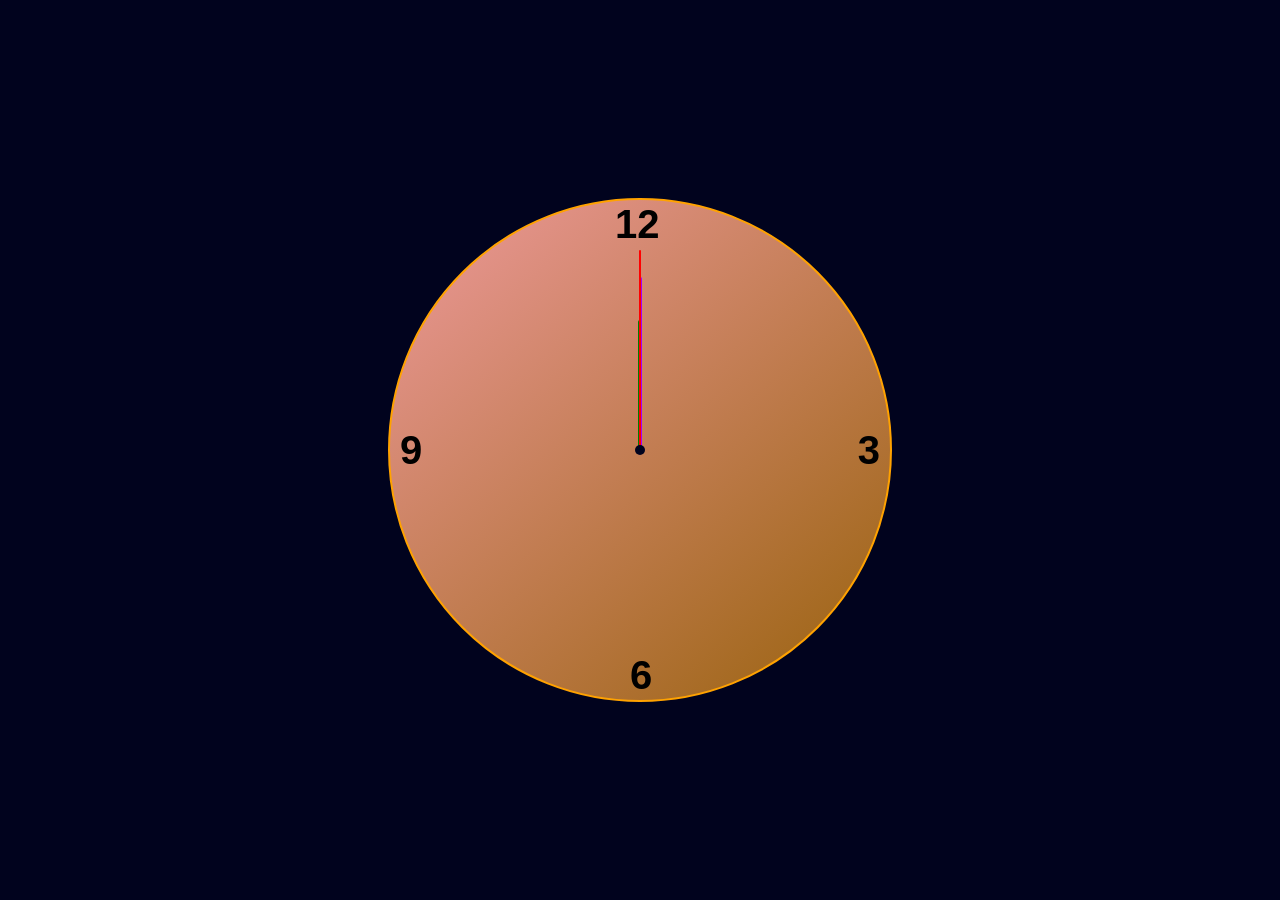
<file: Clock2.html>
<!DOCTYPE html>
<html lang="en">

<head>
    <meta charset="UTF-8">
    <meta name="viewport" content="width=device-width, initial-scale=1.0">
    <title>Clock</title>
</head>
<style>
    body {
        background: rgb(1, 3, 30);
        margin: 0;
        min-height: 100vh;
        display: flex;
        justify-content: center;
        align-items: center;
        font-family: "Roboto", sans-serif;
        font-optical-sizing: auto;
        font-weight: 700;
        font-variation-settings:
            "wdth" 100;
    }


    .pd {
        width: 500px;
        height: 500px;
        border-radius: 50%;
        background: linear-gradient(140deg, #fda3a3ef, #ffa20098);
        position: relative;
        display: flex;
        justify-content: center;
        align-items: center;
        border: 2px solid #ffa200;
    }


    .pd1 {
        font-size: 40px;
        position: absolute;
        left: 45%;
        right: 55%;
        top: 2px;
    }

    .pd3 {
        font-size: 40px;
        position: absolute;
        left: 48%;
        right: 52%;
        bottom: 2px;
    }

    .pd2 {
        font-size: 40px;
        position: absolute;
        right: 10px;
    }

    .pd4 {
        font-size: 40px;
        position: absolute;
        left: 10px;
    }


    .second {
        height: 200px;
        width: 2px;
        background: red;
        position: absolute;
        top: 50.2px;
        z-index: 3;
        transform-origin: bottom center;
        border-radius: 8px;
        animation: ra 60s steps(60) infinite;
    }

    .minit {
        height: 173px;
        width: 3px;
        background: rgb(162, 0, 255);
        position: absolute;
        top: 77.2px;
        z-index: 2;
        transform-origin: bottom center;
        border-radius: 7px;
        animation: ra 3600s linear infinite;
    }

    .hour {
        height: 130px;
        width: 3.5px;
        background: green;
        position: absolute;
        top: 120.2px;
        z-index: 1;
        transform-origin: bottom center;
        border-radius: 7px;
        animation: ra 43200s linear infinite;
    }

    .center-dot {
        height: 10px;
        width: 10px;
        border-radius: 50%;
        background-color: rgb(1, 3, 30);
        z-index: 5;
    }

    @keyframes ra {
        0% {
            transform: rotate(0deg);
        }

        100% {
            transform: rotate(360deg);
        }
    }

</style>

<body>
    <div class="pd">

        <div class="pd1">12</div>
        <div class="pd2">3</div>
        <div class="pd3">6</div>
        <div class="pd4">9</div>

        <div class="hour"></div>
        <div class="minit"></div>
        <div class="second"></div>
        <div class="center-dot"></div>

    </div>
</body>

</html>
</file>
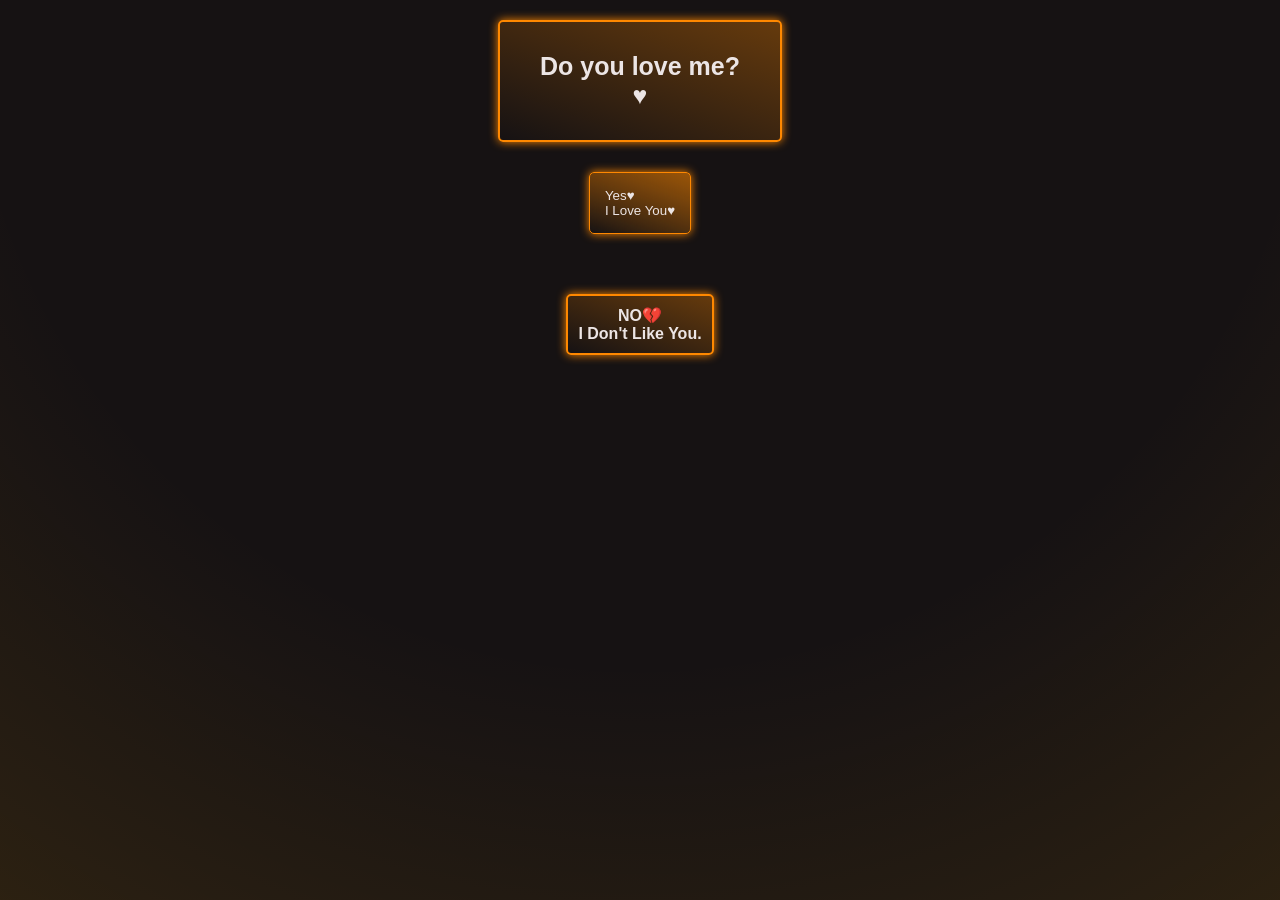
<file: Game.html>
<!DOCTYPE html>
<html lang="en">

<head>
    <meta charset="UTF-8">
    <meta name="viewport" content="width=device-width, initial-scale=1.0">
    <title>Game</title>
</head>

<style>
    body {
        background: #161213;
        font-family: "Roboto", sans-serif;
        font-optical-sizing: auto;
        font-weight: 700;
        font-variation-settings:
            "wdth" 100;
        margin: 0;
        overflow-x: hidden;
        color: rgb(236, 229, 229);

    }

    body::before {
  content: '';
  position: absolute;
  top: 0;
  left: 0;
  width: 100%;
  height: 100%;
  background: radial-gradient(circle at top, rgba(255, 255, 255, 0) 60%, #ffae0018 100%);
  pointer-events: none;
  z-index: 3;

}

    .dylm {
        border: 2px solid #ff8800;
        width: 220px;
        font-size: 25px;
        font-weight: bold;
        padding: 30px;
        border-radius: 5px;
        margin: 0 auto;
        margin-top: 20px;
        box-shadow: 0px 0px 10px #ff8800;
        background: linear-gradient(20deg, transparent, #ff880057);
    }

    .dylms,
    .dylmd {
        text-align: center;
    }

    .YHI {
        display: block;
        width: fit-content;
        text-align: center;
        margin: 0 auto;
        border: 1px solid #ff8800;
        box-shadow: 0px 0px 10px #ff8800;
        background: linear-gradient(20deg, transparent, #ff880057);
        color: rgb(236, 229, 229);
        border-radius: 5px;
        display: flex;
        flex-direction: column;
        font-size: 14px;
        margin-top: 30px;
    }

    .YHI:has(.btn:focus)~.APUP {
        display: block;
        margin-top: 60px;
    }

    .YHI:has(.btn:focus)+.NI {
        display: none;
    }



    .btn {
        background-color: #161213;
        border: none;
        display: flex;
        flex-direction: column;
        color: rgb(236, 229, 229);
         background: linear-gradient(20deg, transparent, #ff880057);
            padding: 15px;
        }

    .APU {
        font-size: 20px;
        border: 3px solid #ff8800;
        box-shadow: 0px 0px 10px #ff8800;
        background: linear-gradient(20deg, transparent, #ff880057);
        border-radius: 7px;
        width: fit-content;
        padding: 20px;
        margin: 0 auto;
    }

    .APUP {
        display: flex;
        justify-content: center;
        align-items: center;
        min-height: 46vh;
        display: none;
    }


    .NI {
        border: 2px solid #ff8800;
        box-shadow: 0px 0px 10px #ff8800;
        background: linear-gradient(20deg, transparent, #ff880057);
        width: fit-content;
        padding: 10px;
        border-radius: 5px;
        display: flex;
        flex-direction: column;
        text-align: center;
        margin: 0 auto;
        margin-top: 60px;
    }

    .NI:hover {
        position: absolute;
        top: 60%;
        left: 46.4%;
    }
</style>

<body>




    <!-- <span
            style="border: 1px solid black; display: block; width: 100%;margin-bottom: 10px;text-align: center;padding: 5px;">
            Youtube:@RonyTechWorld;
        </span> -->

    <div class="dylm">

        <div class="dylmd">Do you love me?</div>
        <div class="dylms">♥️</div>
    </div>
    <div class="YHI">
        <button class="btn">
            <span class="yes">Yes♥️</span>
            <span class="Yeah">I Love You♥️</span>
        </button>
    </div>

    <div class="NI">
        <span class="NIS">NO💔</span>
        <span class="NISS">I Don't Like You.</span>
    </div>

    <!-- Popup Box -->
    <div class="APUP">
        <div class="APU">Thanks For Accept♥️</div>
    </div>

</body>

</html>
</file>
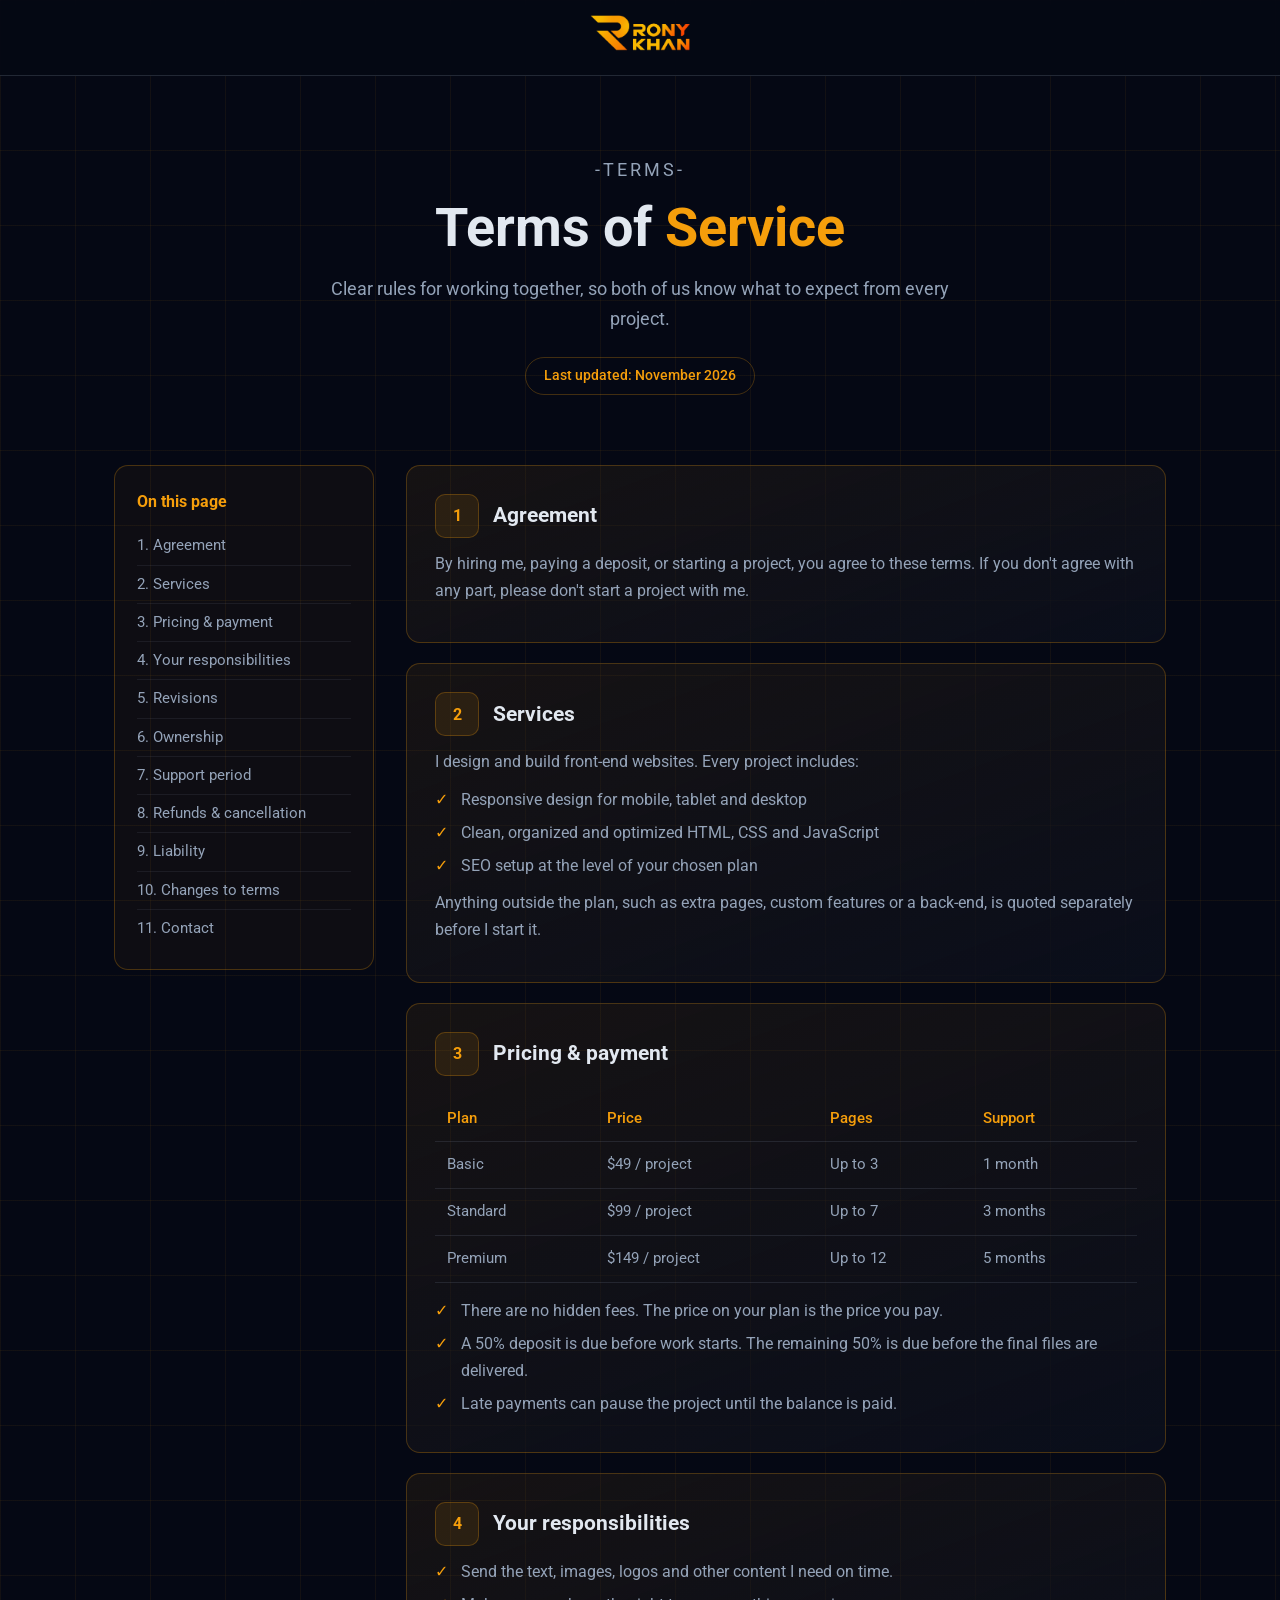
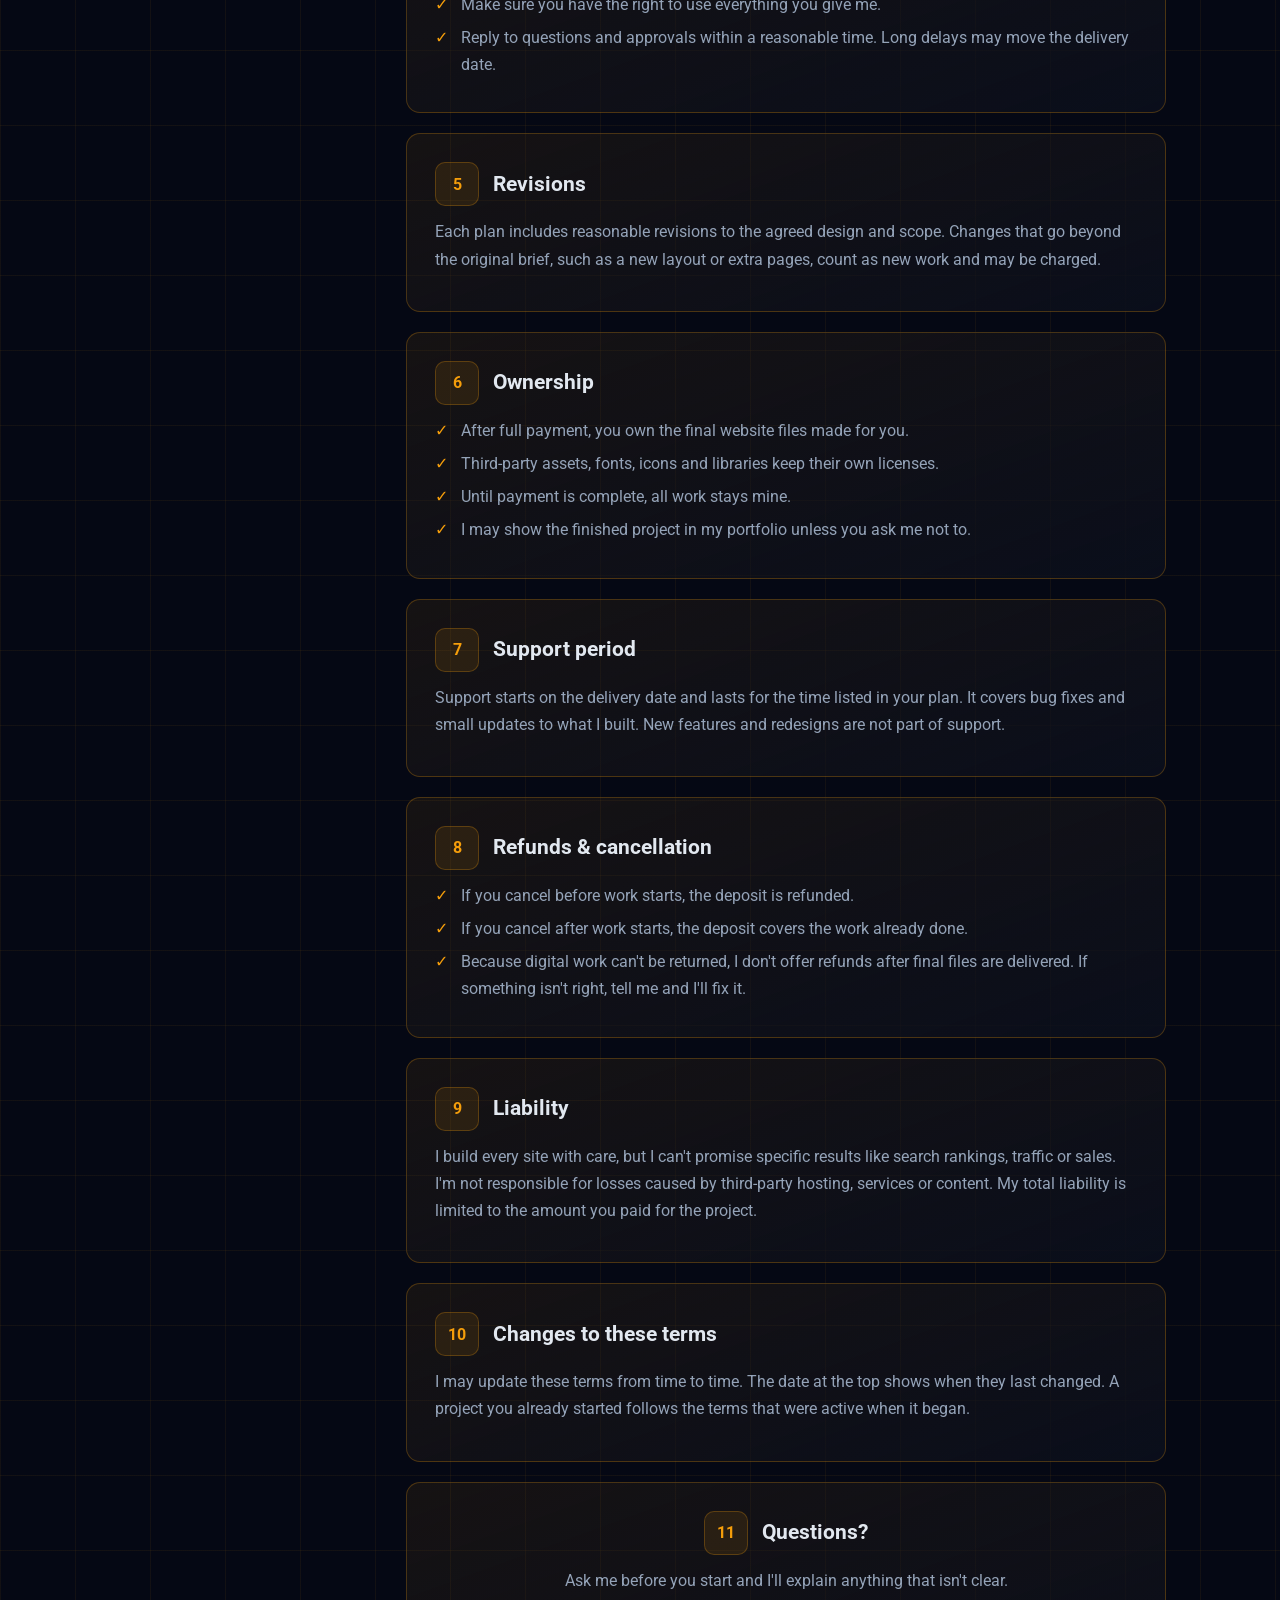
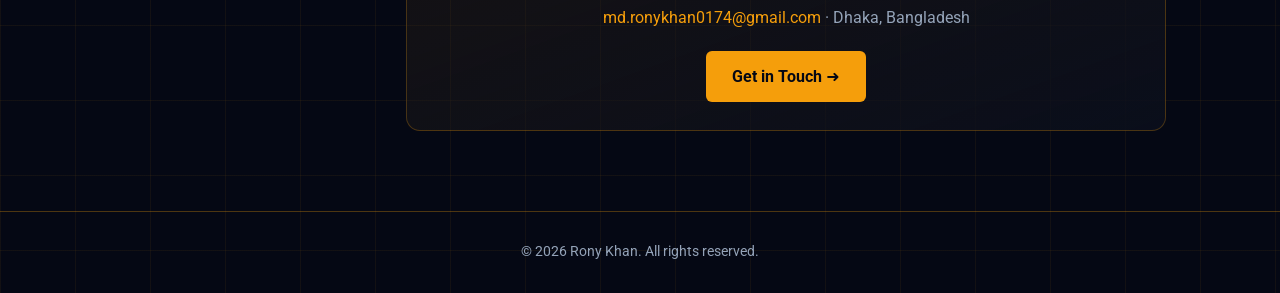
<file: tos.html>
<!DOCTYPE html>
<html lang="en">

<head>
  <meta charset="UTF-8">
  <meta name="viewport" content="width=device-width, initial-scale=1">
  <title>Terms of Service | Rony Khan</title>
  <link rel="preconnect" href="https://fonts.googleapis.com">
  <link href="https://fonts.googleapis.com/css2?family=Roboto:wght@400;500;700;900&display=swap" rel="stylesheet">
  <style>
    :root {
      --bg: #050814;
      --card: #0b0f1c;
      --amber: #f59e0b;
      --text: #e2e8f0;
      --muted: #94a3b8;
      --line: rgba(245, 158, 11, .25);
    }

    * {
      box-sizing: border-box;
      margin: 0;
      padding: 0
    }

    html {
      scroll-behavior: smooth;
      scroll-padding-top: 100px
    }

    body {
      font-family: 'Roboto', system-ui, sans-serif;
      background: var(--bg);
      color: var(--text);
      line-height: 1.7;
      background-image: linear-gradient(rgba(245, 158, 11, .06) 1px, transparent 1px), linear-gradient(90deg, rgba(245, 158, 11, .06) 1px, transparent 1px);
      background-size: 75px 75px;
    }

    a {
      color: inherit;
      text-decoration: none
    }

    :focus-visible {
      outline: 2px solid var(--amber);
      outline-offset: 3px
    }

    /* Header */
    header {
      position: sticky;
      top: 0;
      z-index: 20;
      background: rgba(5, 8, 20, .88);
      backdrop-filter: blur(4px);
      border-bottom: 1px solid rgba(148, 163, 184, .2);
      display: flex;
      justify-content: center;
      align-items: center;
    }

    header a {padding: 15px;}
 

    .links {
      display: flex;
      gap: 36px;
      font-weight: 500;
      font-size: .95rem
    }

    .links a:hover,
    .links a.active {
      color: var(--amber)
    }

    .btn-hire {
      border: 1px solid var(--line);
      color: var(--amber);
      padding: 9px 20px;
      border-radius: 6px;
      font-weight: 700;
      font-size: .9rem;
      background: #050814
    }

    .btn-hire:hover {
      background: var(--amber);
      color: #050814
    }

    /* Hero */
    .hero {
      text-align: center;
      padding: 80px 24px 40px
    }

    .eyebrow {
      color: var(--amber);
      letter-spacing: 3px;
      font-size: 1.05rem
    }

    .hero h1 {
      font-size: clamp(2.2rem, 5vw, 3.4rem);
      font-weight: 700;
      margin: 10px 0 14px;
      line-height: 1.2
    }

    .hero h1 span {
      color: var(--amber)
    }

    .hero p {
      color: var(--muted);
      max-width: 620px;
      margin: 0 auto;
      font-size: 1.1rem
    }

    .updated {
      display: inline-block;
      margin-top: 22px;
      border: 1px solid var(--line);
      border-radius: 999px;
      padding: 6px 18px;
      color: var(--amber);
      font-weight: 500;
      font-size: .9rem
    }

    /* Layout */
    .wrap {
      max-width: 1100px;
      margin: 30px auto 80px;
      padding: 0 24px;
      display: grid;
      grid-template-columns: 260px 1fr;
      gap: 32px;
      align-items: start
    }

    .toc {
      position: sticky;
      top: 100px;
      border: 1px solid var(--line);
      border-radius: 14px;
      padding: 22px;
      background: rgba(245, 158, 11, .04)
    }

    .toc h2 {
      font-size: 1rem;
      color: var(--amber);
      margin-bottom: 12px
    }

    .toc a {
      display: block;
      padding: 6px 0;
      color: var(--muted);
      font-size: .93rem;
      border-bottom: 1px solid rgba(148, 163, 184, .1)
    }

    .toc a:last-child {
      border: 0
    }

    .toc a:hover {
      color: var(--amber)
    }

    .sections {
      display: flex;
      flex-direction: column;
      gap: 20px
    }

    .card {
      border: 1px solid var(--line);
      border-radius: 14px;
      padding: 28px;
      background: linear-gradient(160deg, rgba(245, 158, 11, .07), rgba(11, 15, 28, .9))
    }

    .card header {
      all: unset;
      display: flex;
      align-items: center;
      gap: 14px;
      margin-bottom: 12px
    }

    .num {
      width: 44px;
      height: 44px;
      flex: none;
      border: 1px solid var(--line);
      border-radius: 10px;
      background: rgba(245, 158, 11, .1);
      color: var(--amber);
      display: grid;
      place-items: center;
      font-weight: 700
    }

    .card h3 {
      font-size: 1.3rem;
      font-weight: 700
    }

    .card p {
      color: var(--muted);
      margin-bottom: 10px
    }

    .card ul {
      list-style: none;
      margin-top: 6px
    }

    .card li {
      color: var(--muted);
      padding-left: 26px;
      position: relative;
      margin-bottom: 6px
    }

    .card li::before {
      content: "✓";
      position: absolute;
      left: 0;
      color: var(--amber);
      font-weight: 700
    }

    .card strong {
      color: var(--text);
      font-weight: 500
    }

    table {
      width: 100%;
      border-collapse: collapse;
      margin-top: 8px;
      font-size: .95rem
    }

    th,
    td {
      text-align: left;
      padding: 10px 12px;
      border-bottom: 1px solid rgba(148, 163, 184, .15)
    }

    th {
      color: var(--amber);
      font-weight: 500
    }

    td {
      color: var(--muted)
    }

    .scroll {
      overflow-x: auto
    }

    .contact {
      text-align: center
    }

    .cta {
      display: inline-block;
      margin-top: 10px;
      background: var(--amber);
      color: #050814;
      font-weight: 700;
      padding: 12px 26px;
      border-radius: 6px
    }

    .cta:hover {
      filter: brightness(1.1)
    }

    footer {
      border-top: 1px solid rgba(245, 158, 11, .3);
      text-align: center;
      color: var(--muted);
      padding: 28px 24px;
      font-size: .9rem
    }

    @media (max-width:900px) {
      .links {
        display: none
      }

      .wrap {
        grid-template-columns: 1fr
      }

      .toc {
        position: static
      }
    }

    @media (prefers-reduced-motion:reduce) {
      html {
        scroll-behavior: auto
      }
    }
  </style>
</head>

<body>

  <header>
      <a class="logo" href="index.html"><img src="INBIO.png" width="100"></a>
  </header>

  <section class="hero">
    <p class="eyebrow">-TERMS-</p>
    <h1>Terms of <span>Service</span></h1>
    <p>Clear rules for working together, so both of us know what to expect from every project.</p>
    <span class="updated">Last updated: November 2026</span>
  </section>

  <div class="wrap">
    <aside class="toc" aria-label="Contents">
      <h2>On this page</h2>
      <a href="#agreement">1. Agreement</a>
      <a href="#services">2. Services</a>
      <a href="#pricing">3. Pricing &amp; payment</a>
      <a href="#client">4. Your responsibilities</a>
      <a href="#revisions">5. Revisions</a>
      <a href="#ownership">6. Ownership</a>
      <a href="#support">7. Support period</a>
      <a href="#refunds">8. Refunds &amp; cancellation</a>
      <a href="#liability">9. Liability</a>
      <a href="#changes">10. Changes to terms</a>
      <a href="#contact">11. Contact</a>
    </aside>

    <main class="sections">

      <section class="card" id="agreement">
        <header><span class="num">1</span>
          <h3>Agreement</h3>
        </header>
        <p>By hiring me, paying a deposit, or starting a project, you agree to these terms. If you don't agree with any
          part, please don't start a project with me.</p>
      </section>

      <section class="card" id="services">
        <header><span class="num">2</span>
          <h3>Services</h3>
        </header>
        <p>I design and build front-end websites. Every project includes:</p>
        <ul>
          <li>Responsive design for mobile, tablet and desktop</li>
          <li>Clean, organized and optimized HTML, CSS and JavaScript</li>
          <li>SEO setup at the level of your chosen plan</li>
        </ul>
        <p style="margin-top:10px">Anything outside the plan, such as extra pages, custom features or a back-end, is
          quoted separately before I start it.</p>
      </section>

      <section class="card" id="pricing">
        <header><span class="num">3</span>
          <h3>Pricing &amp; payment</h3>
        </header>
        <div class="scroll">
          <table>
            <tr>
              <th>Plan</th>
              <th>Price</th>
              <th>Pages</th>
              <th>Support</th>
            </tr>
            <tr>
              <td>Basic</td>
              <td>$49 / project</td>
              <td>Up to 3</td>
              <td>1 month</td>
            </tr>
            <tr>
              <td>Standard</td>
              <td>$99 / project</td>
              <td>Up to 7</td>
              <td>3 months</td>
            </tr>
            <tr>
              <td>Premium</td>
              <td>$149 / project</td>
              <td>Up to 12</td>
              <td>5 months</td>
            </tr>
          </table>
        </div>
        <ul style="margin-top:14px">
          <li>There are no hidden fees. The price on your plan is the price you pay.</li>
          <li>A 50% deposit is due before work starts. The remaining 50% is due before the final files are delivered.
          </li>
          <li>Late payments can pause the project until the balance is paid.</li>
        </ul>
      </section>

      <section class="card" id="client">
        <header><span class="num">4</span>
          <h3>Your responsibilities</h3>
        </header>
        <ul>
          <li>Send the text, images, logos and other content I need on time.</li>
          <li>Make sure you have the right to use everything you give me.</li>
          <li>Reply to questions and approvals within a reasonable time. Long delays may move the delivery date.</li>
        </ul>
      </section>

      <section class="card" id="revisions">
        <header><span class="num">5</span>
          <h3>Revisions</h3>
        </header>
        <p>Each plan includes reasonable revisions to the agreed design and scope. Changes that go beyond the original
          brief, such as a new layout or extra pages, count as new work and may be charged.</p>
      </section>

      <section class="card" id="ownership">
        <header><span class="num">6</span>
          <h3>Ownership</h3>
        </header>
        <ul>
          <li>After full payment, you own the final website files made for you.</li>
          <li>Third-party assets, fonts, icons and libraries keep their own licenses.</li>
          <li>Until payment is complete, all work stays mine.</li>
          <li>I may show the finished project in my portfolio unless you ask me not to.</li>
        </ul>
      </section>

      <section class="card" id="support">
        <header><span class="num">7</span>
          <h3>Support period</h3>
        </header>
        <p>Support starts on the delivery date and lasts for the time listed in your plan. It covers bug fixes and small
          updates to what I built. New features and redesigns are not part of support.</p>
      </section>

      <section class="card" id="refunds">
        <header><span class="num">8</span>
          <h3>Refunds &amp; cancellation</h3>
        </header>
        <ul>
          <li>If you cancel before work starts, the deposit is refunded.</li>
          <li>If you cancel after work starts, the deposit covers the work already done.</li>
          <li>Because digital work can't be returned, I don't offer refunds after final files are delivered. If
            something isn't right, tell me and I'll fix it.</li>
        </ul>
      </section>

      <section class="card" id="liability">
        <header><span class="num">9</span>
          <h3>Liability</h3>
        </header>
        <p>I build every site with care, but I can't promise specific results like search rankings, traffic or sales.
          I'm not responsible for losses caused by third-party hosting, services or content. My total liability is
          limited to the amount you paid for the project.</p>
      </section>

      <section class="card" id="changes">
        <header><span class="num">10</span>
          <h3>Changes to these terms</h3>
        </header>
        <p>I may update these terms from time to time. The date at the top shows when they last changed. A project you
          already started follows the terms that were active when it began.</p>
      </section>

      <section class="card contact" id="contact">
        <header style="justify-content:center"><span class="num">11</span>
          <h3>Questions?</h3>
        </header>
        <p>Ask me before you start and I'll explain anything that isn't clear.</p>
        <p><a href="mailto:md.ronykhan0174@gmail.com" style="color:var(--amber)">md.ronykhan0174@gmail.com</a> · Dhaka,
          Bangladesh</p>
        <a class="cta" href="contact.html">Get in Touch ➜</a>
      </section>

    </main>
  </div>

  <footer>© 2026 Rony Khan. All rights reserved.</footer>

</body>

</html>
</file>
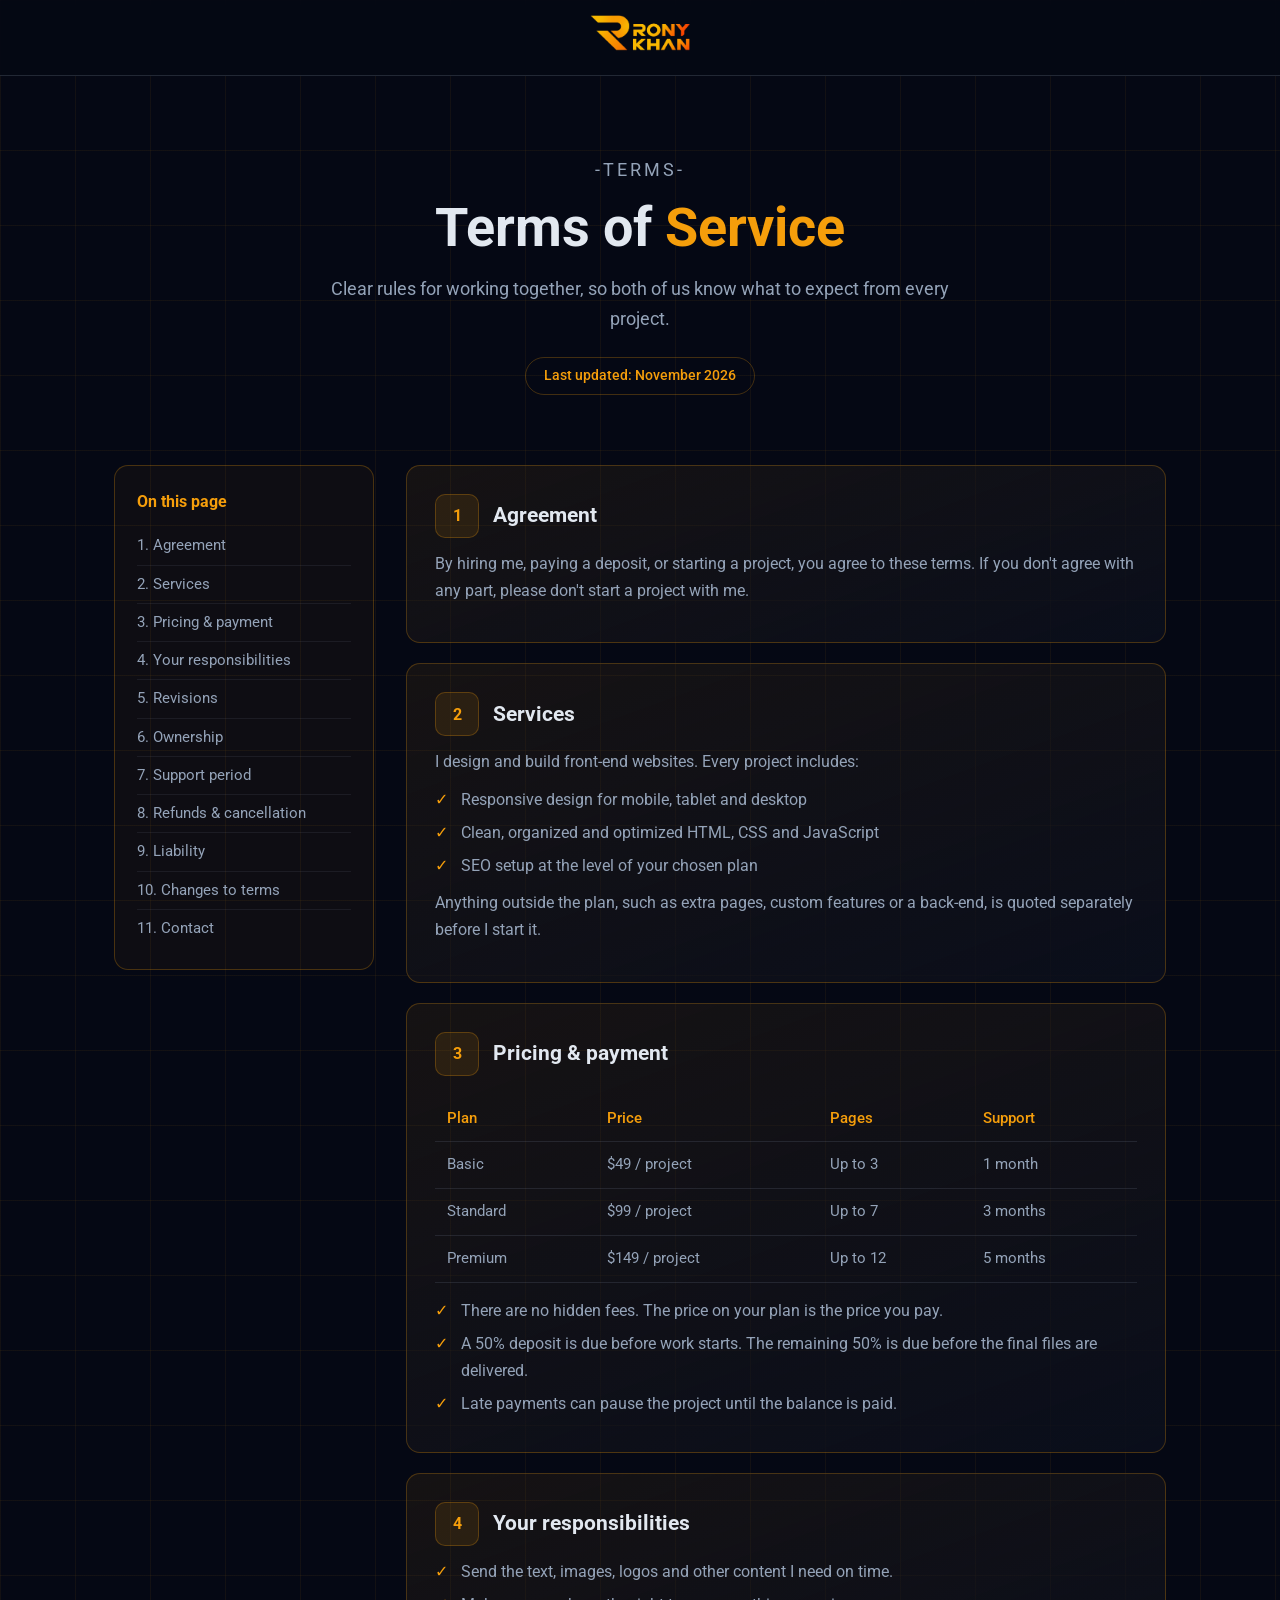
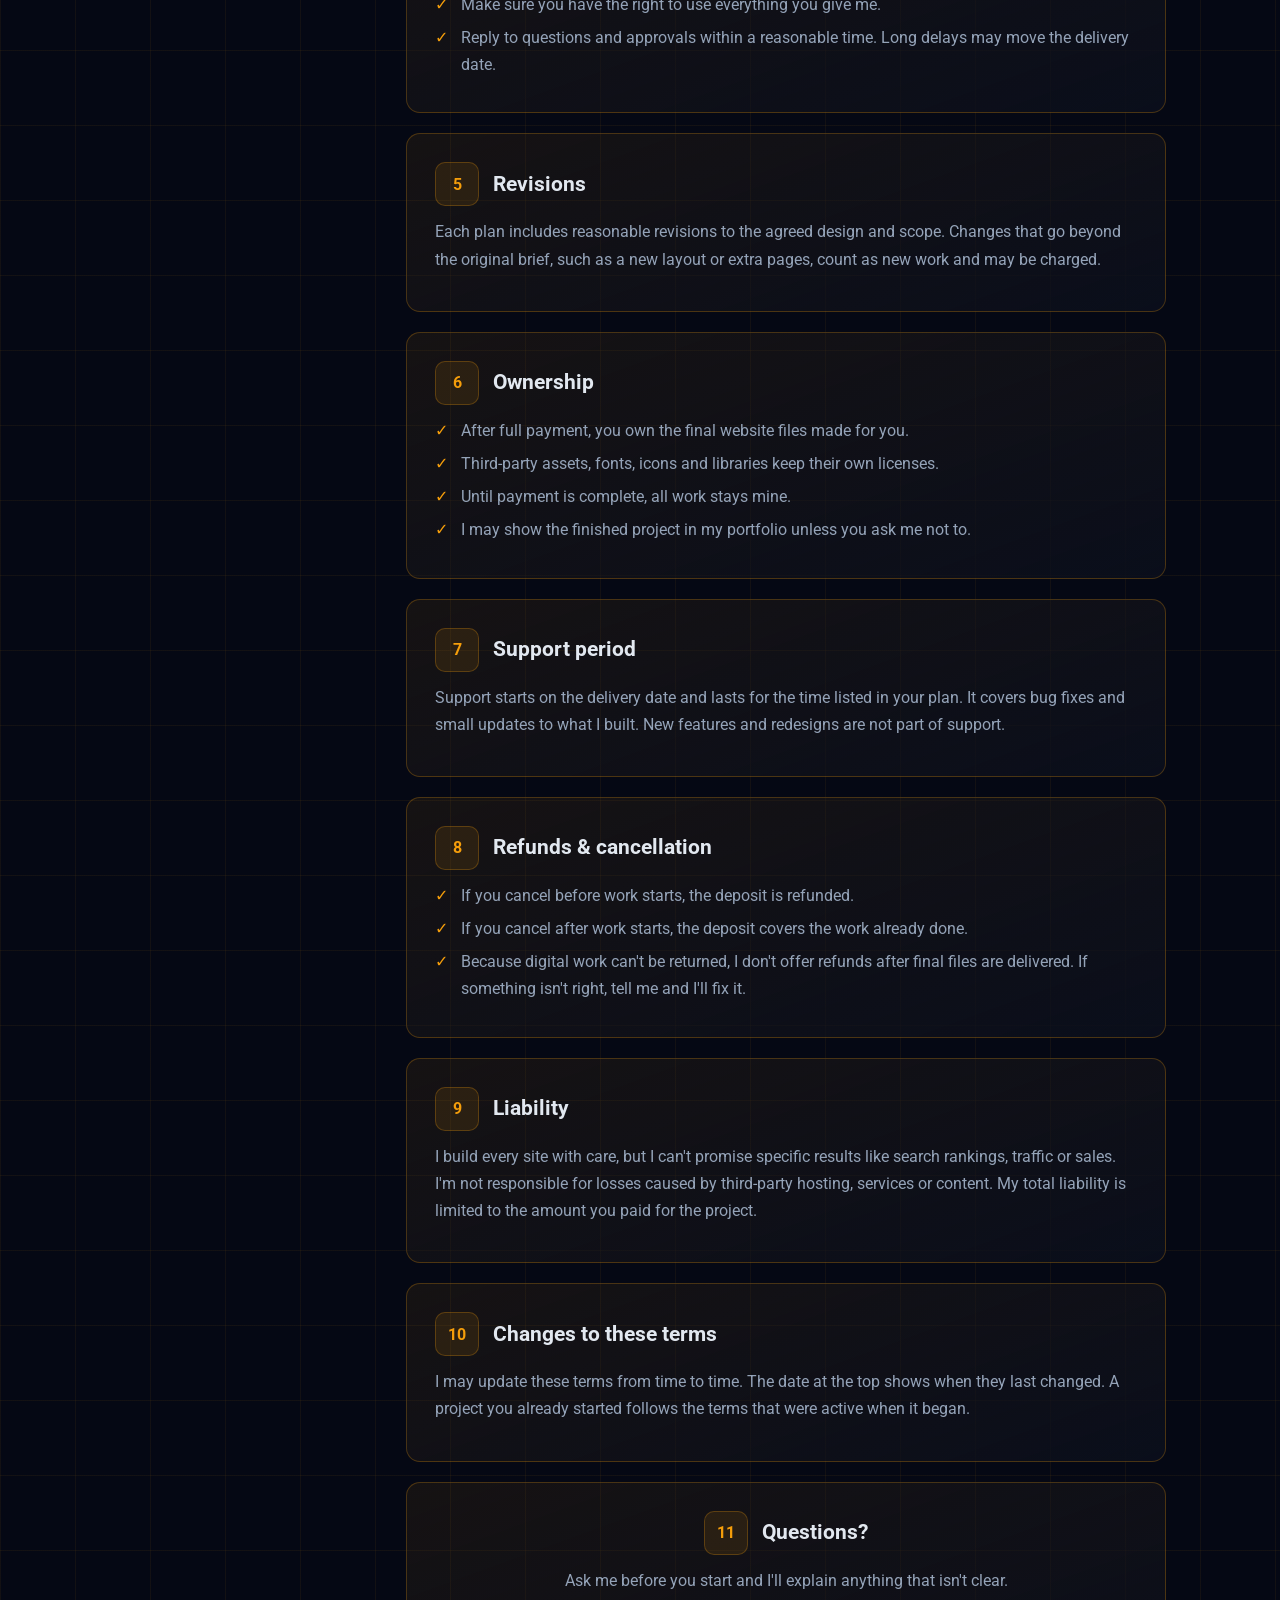
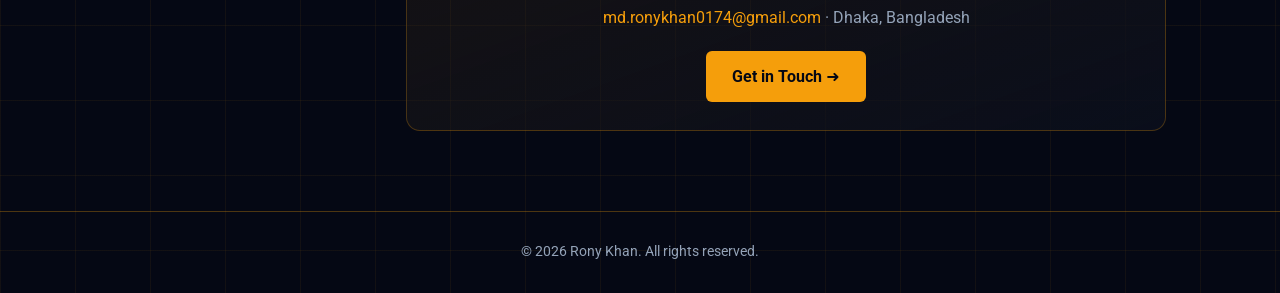
<file: tsm.html>
<!DOCTYPE html>
<html lang="en">

<head>
  <meta charset="UTF-8">
  <meta name="viewport" content="width=device-width, initial-scale=1">
  <title>Terms of Service | Rony Khan</title>
  <link rel="preconnect" href="https://fonts.googleapis.com">
  <link href="https://fonts.googleapis.com/css2?family=Roboto:wght@400;500;700;900&display=swap" rel="stylesheet">
  <style>
    :root {
      --bg: #050814;
      --card: #0b0f1c;
      --amber: #f59e0b;
      --text: #e2e8f0;
      --muted: #94a3b8;
      --line: rgba(245, 158, 11, .25);
    }

    * {
      box-sizing: border-box;
      margin: 0;
      padding: 0
    }

    html {
      scroll-behavior: smooth;
      scroll-padding-top: 100px
    }

    body {
      font-family: 'Roboto', system-ui, sans-serif;
      background: var(--bg);
      color: var(--text);
      line-height: 1.7;
      background-image: linear-gradient(rgba(245, 158, 11, .06) 1px, transparent 1px), linear-gradient(90deg, rgba(245, 158, 11, .06) 1px, transparent 1px);
      background-size: 75px 75px;
    }

    a {
      color: inherit;
      text-decoration: none
    }

    :focus-visible {
      outline: 2px solid var(--amber);
      outline-offset: 3px
    }

    /* Header */
    header {
      position: sticky;
      top: 0;
      z-index: 20;
      background: rgba(5, 8, 20, .88);
      backdrop-filter: blur(4px);
      border-bottom: 1px solid rgba(148, 163, 184, .2);
      display: flex;
      justify-content: center;
      align-items: center;
    }

    header a {padding: 15px;}
 

    .links {
      display: flex;
      gap: 36px;
      font-weight: 500;
      font-size: .95rem
    }

    .links a:hover,
    .links a.active {
      color: var(--amber)
    }

    .btn-hire {
      border: 1px solid var(--line);
      color: var(--amber);
      padding: 9px 20px;
      border-radius: 6px;
      font-weight: 700;
      font-size: .9rem;
      background: #050814
    }

    .btn-hire:hover {
      background: var(--amber);
      color: #050814
    }

    /* Hero */
    .hero {
      text-align: center;
      padding: 80px 24px 40px
    }

    .eyebrow {
      color: var(--amber);
      letter-spacing: 3px;
      font-size: 1.05rem
    }

    .hero h1 {
      font-size: clamp(2.2rem, 5vw, 3.4rem);
      font-weight: 700;
      margin: 10px 0 14px;
      line-height: 1.2
    }

    .hero h1 span {
      color: var(--amber)
    }

    .hero p {
      color: var(--muted);
      max-width: 620px;
      margin: 0 auto;
      font-size: 1.1rem
    }

    .updated {
      display: inline-block;
      margin-top: 22px;
      border: 1px solid var(--line);
      border-radius: 999px;
      padding: 6px 18px;
      color: var(--amber);
      font-weight: 500;
      font-size: .9rem
    }

    /* Layout */
    .wrap {
      max-width: 1100px;
      margin: 30px auto 80px;
      padding: 0 24px;
      display: grid;
      grid-template-columns: 260px 1fr;
      gap: 32px;
      align-items: start
    }

    .toc {
      position: sticky;
      top: 100px;
      border: 1px solid var(--line);
      border-radius: 14px;
      padding: 22px;
      background: rgba(245, 158, 11, .04)
    }

    .toc h2 {
      font-size: 1rem;
      color: var(--amber);
      margin-bottom: 12px
    }

    .toc a {
      display: block;
      padding: 6px 0;
      color: var(--muted);
      font-size: .93rem;
      border-bottom: 1px solid rgba(148, 163, 184, .1)
    }

    .toc a:last-child {
      border: 0
    }

    .toc a:hover {
      color: var(--amber)
    }

    .sections {
      display: flex;
      flex-direction: column;
      gap: 20px
    }

    .card {
      border: 1px solid var(--line);
      border-radius: 14px;
      padding: 28px;
      background: linear-gradient(160deg, rgba(245, 158, 11, .07), rgba(11, 15, 28, .9))
    }

    .card header {
      all: unset;
      display: flex;
      align-items: center;
      gap: 14px;
      margin-bottom: 12px
    }

    .num {
      width: 44px;
      height: 44px;
      flex: none;
      border: 1px solid var(--line);
      border-radius: 10px;
      background: rgba(245, 158, 11, .1);
      color: var(--amber);
      display: grid;
      place-items: center;
      font-weight: 700
    }

    .card h3 {
      font-size: 1.3rem;
      font-weight: 700
    }

    .card p {
      color: var(--muted);
      margin-bottom: 10px
    }

    .card ul {
      list-style: none;
      margin-top: 6px
    }

    .card li {
      color: var(--muted);
      padding-left: 26px;
      position: relative;
      margin-bottom: 6px
    }

    .card li::before {
      content: "✓";
      position: absolute;
      left: 0;
      color: var(--amber);
      font-weight: 700
    }

    .card strong {
      color: var(--text);
      font-weight: 500
    }

    table {
      width: 100%;
      border-collapse: collapse;
      margin-top: 8px;
      font-size: .95rem
    }

    th,
    td {
      text-align: left;
      padding: 10px 12px;
      border-bottom: 1px solid rgba(148, 163, 184, .15)
    }

    th {
      color: var(--amber);
      font-weight: 500
    }

    td {
      color: var(--muted)
    }

    .scroll {
      overflow-x: auto
    }

    .contact {
      text-align: center
    }

    .cta {
      display: inline-block;
      margin-top: 10px;
      background: var(--amber);
      color: #050814;
      font-weight: 700;
      padding: 12px 26px;
      border-radius: 6px
    }

    .cta:hover {
      filter: brightness(1.1)
    }

    footer {
      border-top: 1px solid rgba(245, 158, 11, .3);
      text-align: center;
      color: var(--muted);
      padding: 28px 24px;
      font-size: .9rem
    }

    @media (max-width:900px) {
      .links {
        display: none
      }

      .wrap {
        grid-template-columns: 1fr
      }

      .toc {
        position: static
      }
    }

    @media (prefers-reduced-motion:reduce) {
      html {
        scroll-behavior: auto
      }
    }
  </style>
</head>

<body>

  <header>
      <a class="logo" href="index.html"><img src="INBIO.png" width="100"></a>
  </header>

  <section class="hero">
    <p class="eyebrow">-TERMS-</p>
    <h1>Terms of <span>Service</span></h1>
    <p>Clear rules for working together, so both of us know what to expect from every project.</p>
    <span class="updated">Last updated: November 2026</span>
  </section>

  <div class="wrap">
    <aside class="toc" aria-label="Contents">
      <h2>On this page</h2>
      <a href="#agreement">1. Agreement</a>
      <a href="#services">2. Services</a>
      <a href="#pricing">3. Pricing &amp; payment</a>
      <a href="#client">4. Your responsibilities</a>
      <a href="#revisions">5. Revisions</a>
      <a href="#ownership">6. Ownership</a>
      <a href="#support">7. Support period</a>
      <a href="#refunds">8. Refunds &amp; cancellation</a>
      <a href="#liability">9. Liability</a>
      <a href="#changes">10. Changes to terms</a>
      <a href="#contact">11. Contact</a>
    </aside>

    <main class="sections">

      <section class="card" id="agreement">
        <header><span class="num">1</span>
          <h3>Agreement</h3>
        </header>
        <p>By hiring me, paying a deposit, or starting a project, you agree to these terms. If you don't agree with any
          part, please don't start a project with me.</p>
      </section>

      <section class="card" id="services">
        <header><span class="num">2</span>
          <h3>Services</h3>
        </header>
        <p>I design and build front-end websites. Every project includes:</p>
        <ul>
          <li>Responsive design for mobile, tablet and desktop</li>
          <li>Clean, organized and optimized HTML, CSS and JavaScript</li>
          <li>SEO setup at the level of your chosen plan</li>
        </ul>
        <p style="margin-top:10px">Anything outside the plan, such as extra pages, custom features or a back-end, is
          quoted separately before I start it.</p>
      </section>

      <section class="card" id="pricing">
        <header><span class="num">3</span>
          <h3>Pricing &amp; payment</h3>
        </header>
        <div class="scroll">
          <table>
            <tr>
              <th>Plan</th>
              <th>Price</th>
              <th>Pages</th>
              <th>Support</th>
            </tr>
            <tr>
              <td>Basic</td>
              <td>$49 / project</td>
              <td>Up to 3</td>
              <td>1 month</td>
            </tr>
            <tr>
              <td>Standard</td>
              <td>$99 / project</td>
              <td>Up to 7</td>
              <td>3 months</td>
            </tr>
            <tr>
              <td>Premium</td>
              <td>$149 / project</td>
              <td>Up to 12</td>
              <td>5 months</td>
            </tr>
          </table>
        </div>
        <ul style="margin-top:14px">
          <li>There are no hidden fees. The price on your plan is the price you pay.</li>
          <li>A 50% deposit is due before work starts. The remaining 50% is due before the final files are delivered.
          </li>
          <li>Late payments can pause the project until the balance is paid.</li>
        </ul>
      </section>

      <section class="card" id="client">
        <header><span class="num">4</span>
          <h3>Your responsibilities</h3>
        </header>
        <ul>
          <li>Send the text, images, logos and other content I need on time.</li>
          <li>Make sure you have the right to use everything you give me.</li>
          <li>Reply to questions and approvals within a reasonable time. Long delays may move the delivery date.</li>
        </ul>
      </section>

      <section class="card" id="revisions">
        <header><span class="num">5</span>
          <h3>Revisions</h3>
        </header>
        <p>Each plan includes reasonable revisions to the agreed design and scope. Changes that go beyond the original
          brief, such as a new layout or extra pages, count as new work and may be charged.</p>
      </section>

      <section class="card" id="ownership">
        <header><span class="num">6</span>
          <h3>Ownership</h3>
        </header>
        <ul>
          <li>After full payment, you own the final website files made for you.</li>
          <li>Third-party assets, fonts, icons and libraries keep their own licenses.</li>
          <li>Until payment is complete, all work stays mine.</li>
          <li>I may show the finished project in my portfolio unless you ask me not to.</li>
        </ul>
      </section>

      <section class="card" id="support">
        <header><span class="num">7</span>
          <h3>Support period</h3>
        </header>
        <p>Support starts on the delivery date and lasts for the time listed in your plan. It covers bug fixes and small
          updates to what I built. New features and redesigns are not part of support.</p>
      </section>

      <section class="card" id="refunds">
        <header><span class="num">8</span>
          <h3>Refunds &amp; cancellation</h3>
        </header>
        <ul>
          <li>If you cancel before work starts, the deposit is refunded.</li>
          <li>If you cancel after work starts, the deposit covers the work already done.</li>
          <li>Because digital work can't be returned, I don't offer refunds after final files are delivered. If
            something isn't right, tell me and I'll fix it.</li>
        </ul>
      </section>

      <section class="card" id="liability">
        <header><span class="num">9</span>
          <h3>Liability</h3>
        </header>
        <p>I build every site with care, but I can't promise specific results like search rankings, traffic or sales.
          I'm not responsible for losses caused by third-party hosting, services or content. My total liability is
          limited to the amount you paid for the project.</p>
      </section>

      <section class="card" id="changes">
        <header><span class="num">10</span>
          <h3>Changes to these terms</h3>
        </header>
        <p>I may update these terms from time to time. The date at the top shows when they last changed. A project you
          already started follows the terms that were active when it began.</p>
      </section>

      <section class="card contact" id="contact">
        <header style="justify-content:center"><span class="num">11</span>
          <h3>Questions?</h3>
        </header>
        <p>Ask me before you start and I'll explain anything that isn't clear.</p>
        <p><a href="mailto:md.ronykhan0174@gmail.com" style="color:var(--amber)">md.ronykhan0174@gmail.com</a> · Dhaka,
          Bangladesh</p>
        <a class="cta" href="contact.html">Get in Touch ➜</a>
      </section>

    </main>
  </div>

  <footer>© 2026 Rony Khan. All rights reserved.</footer>

</body>

</html>
</file>
